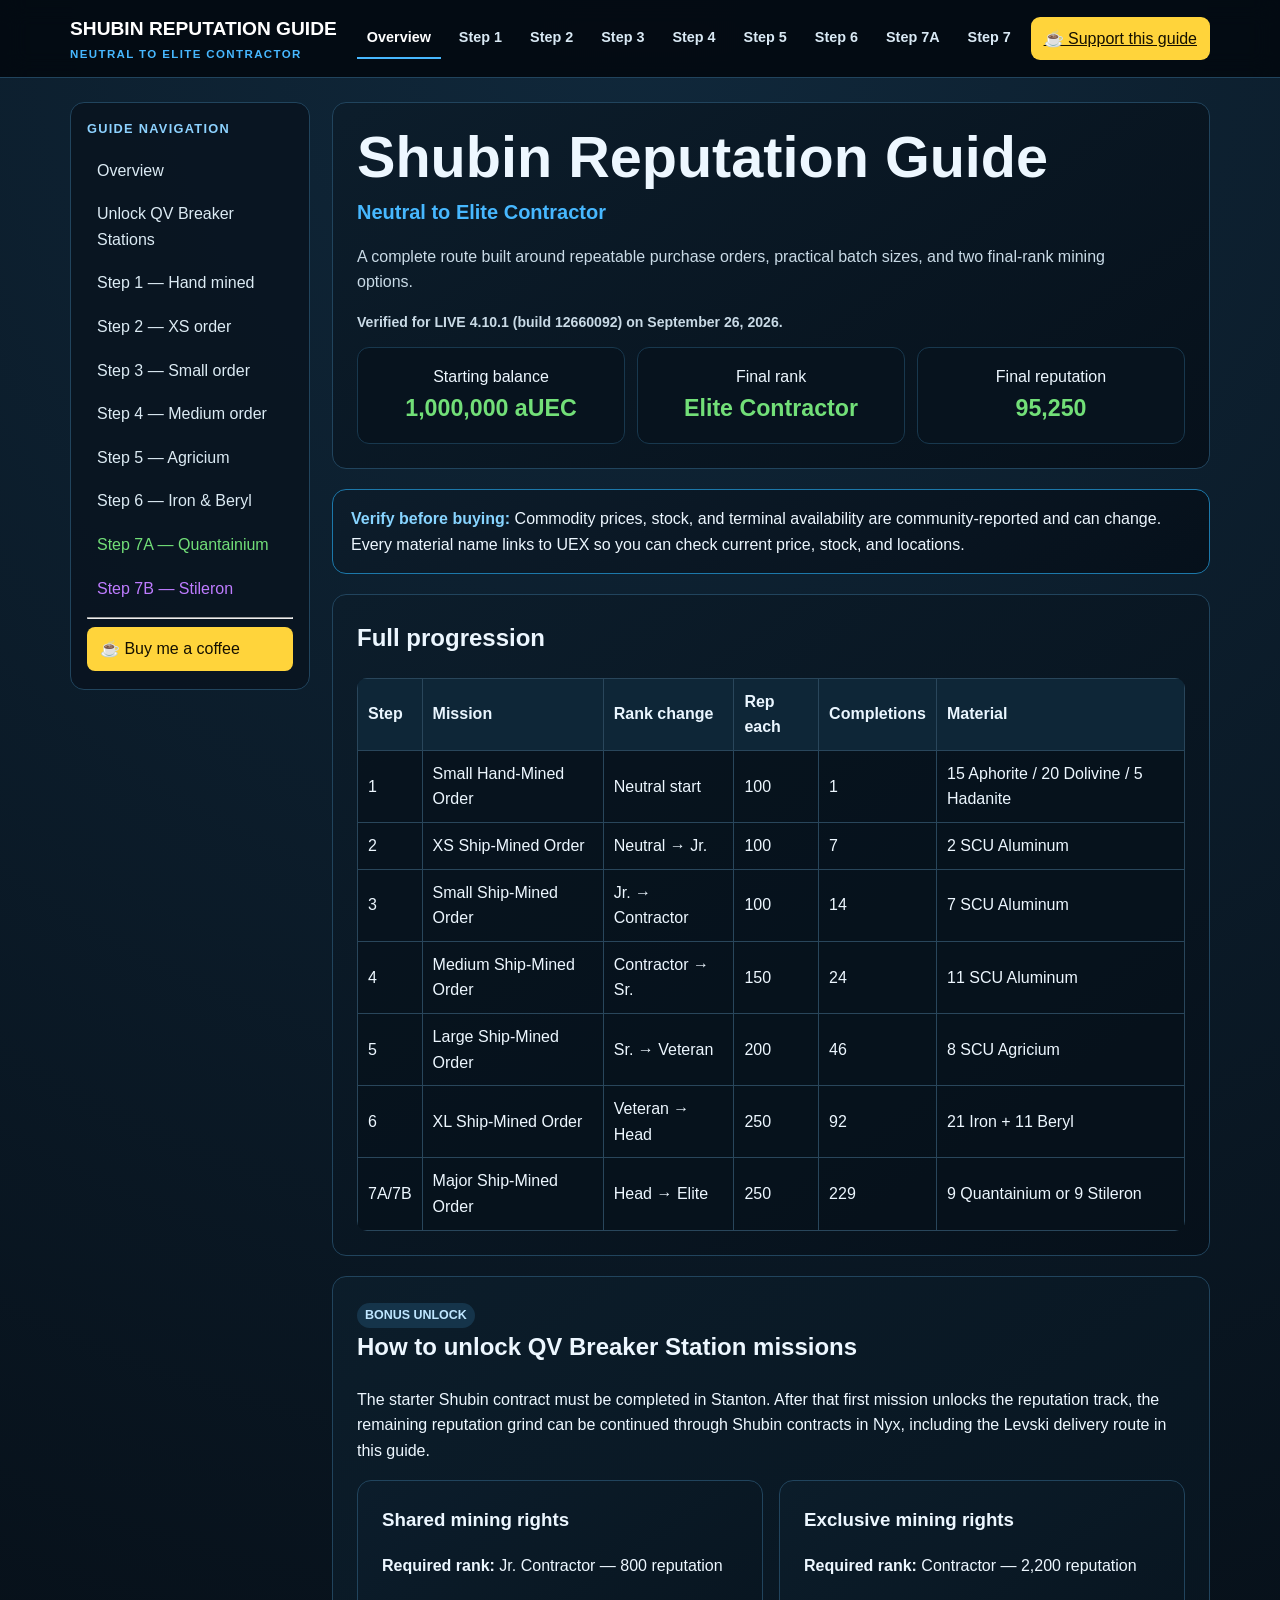
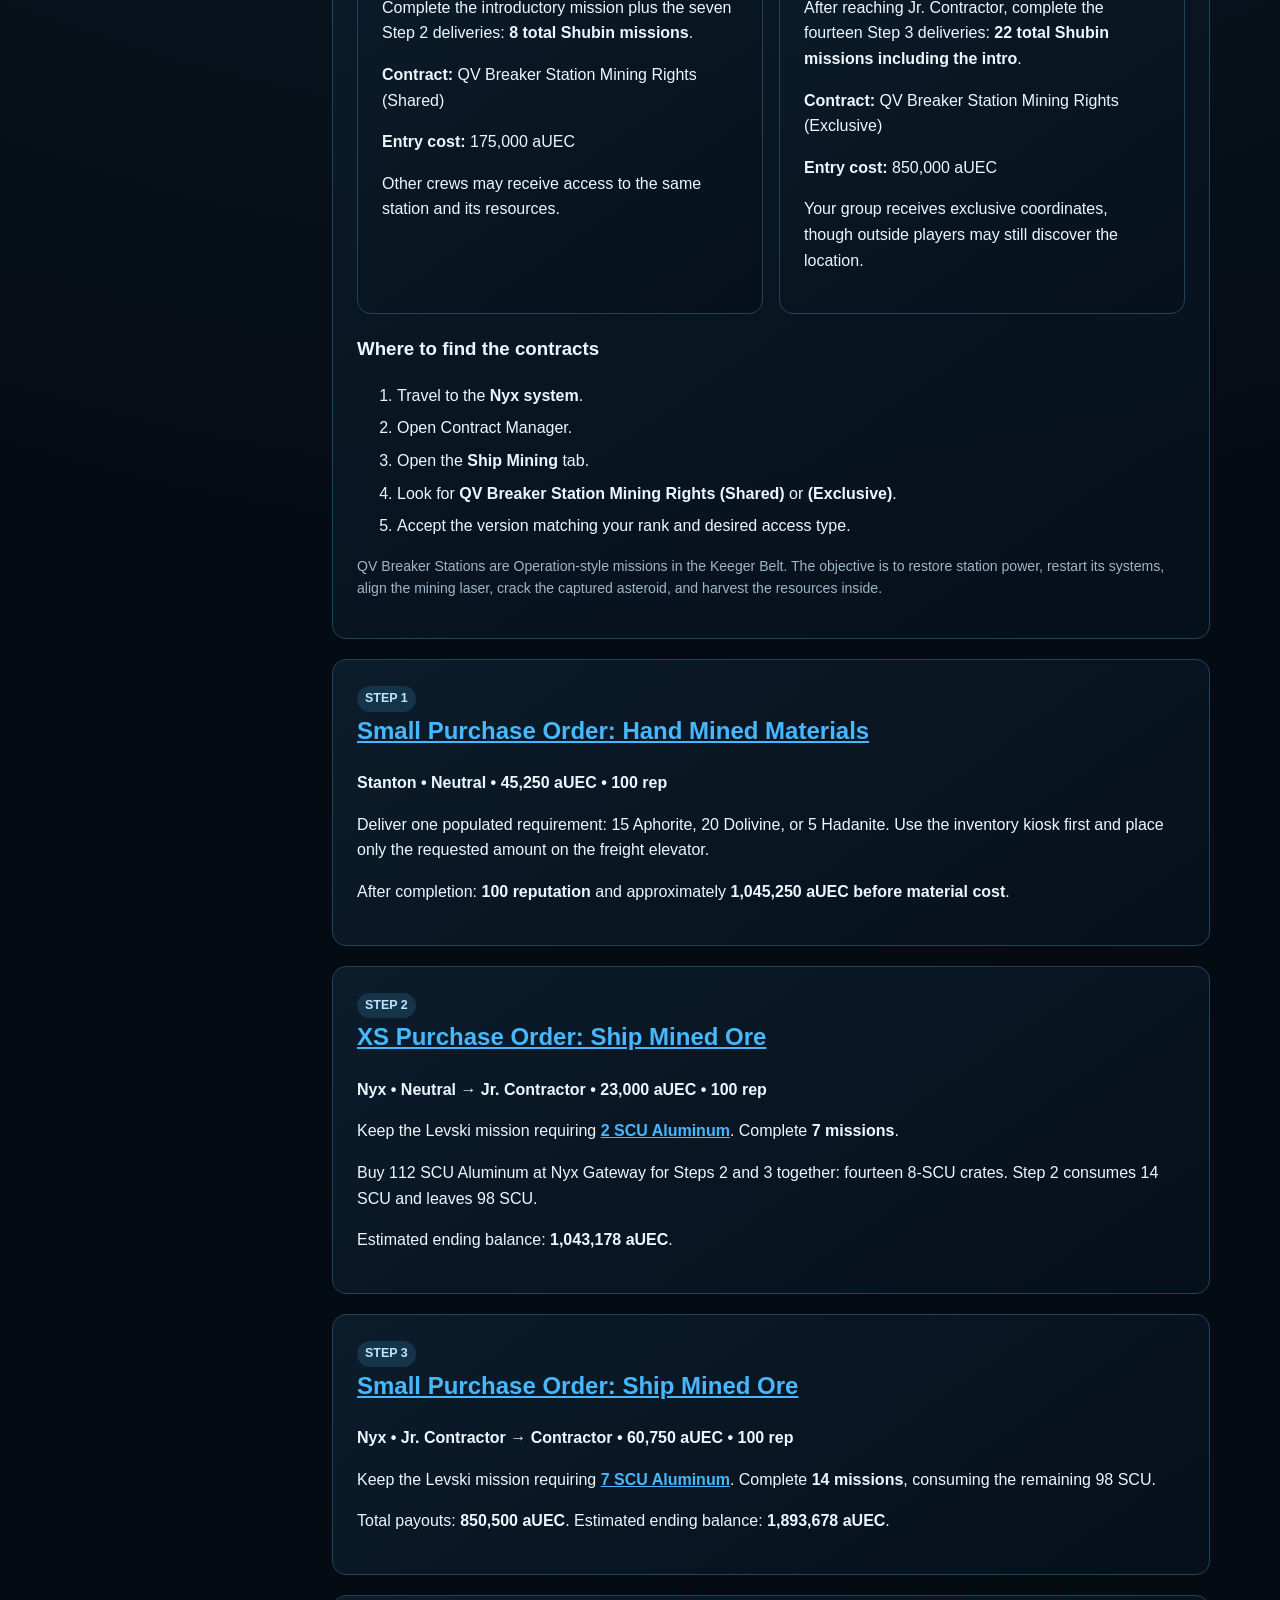
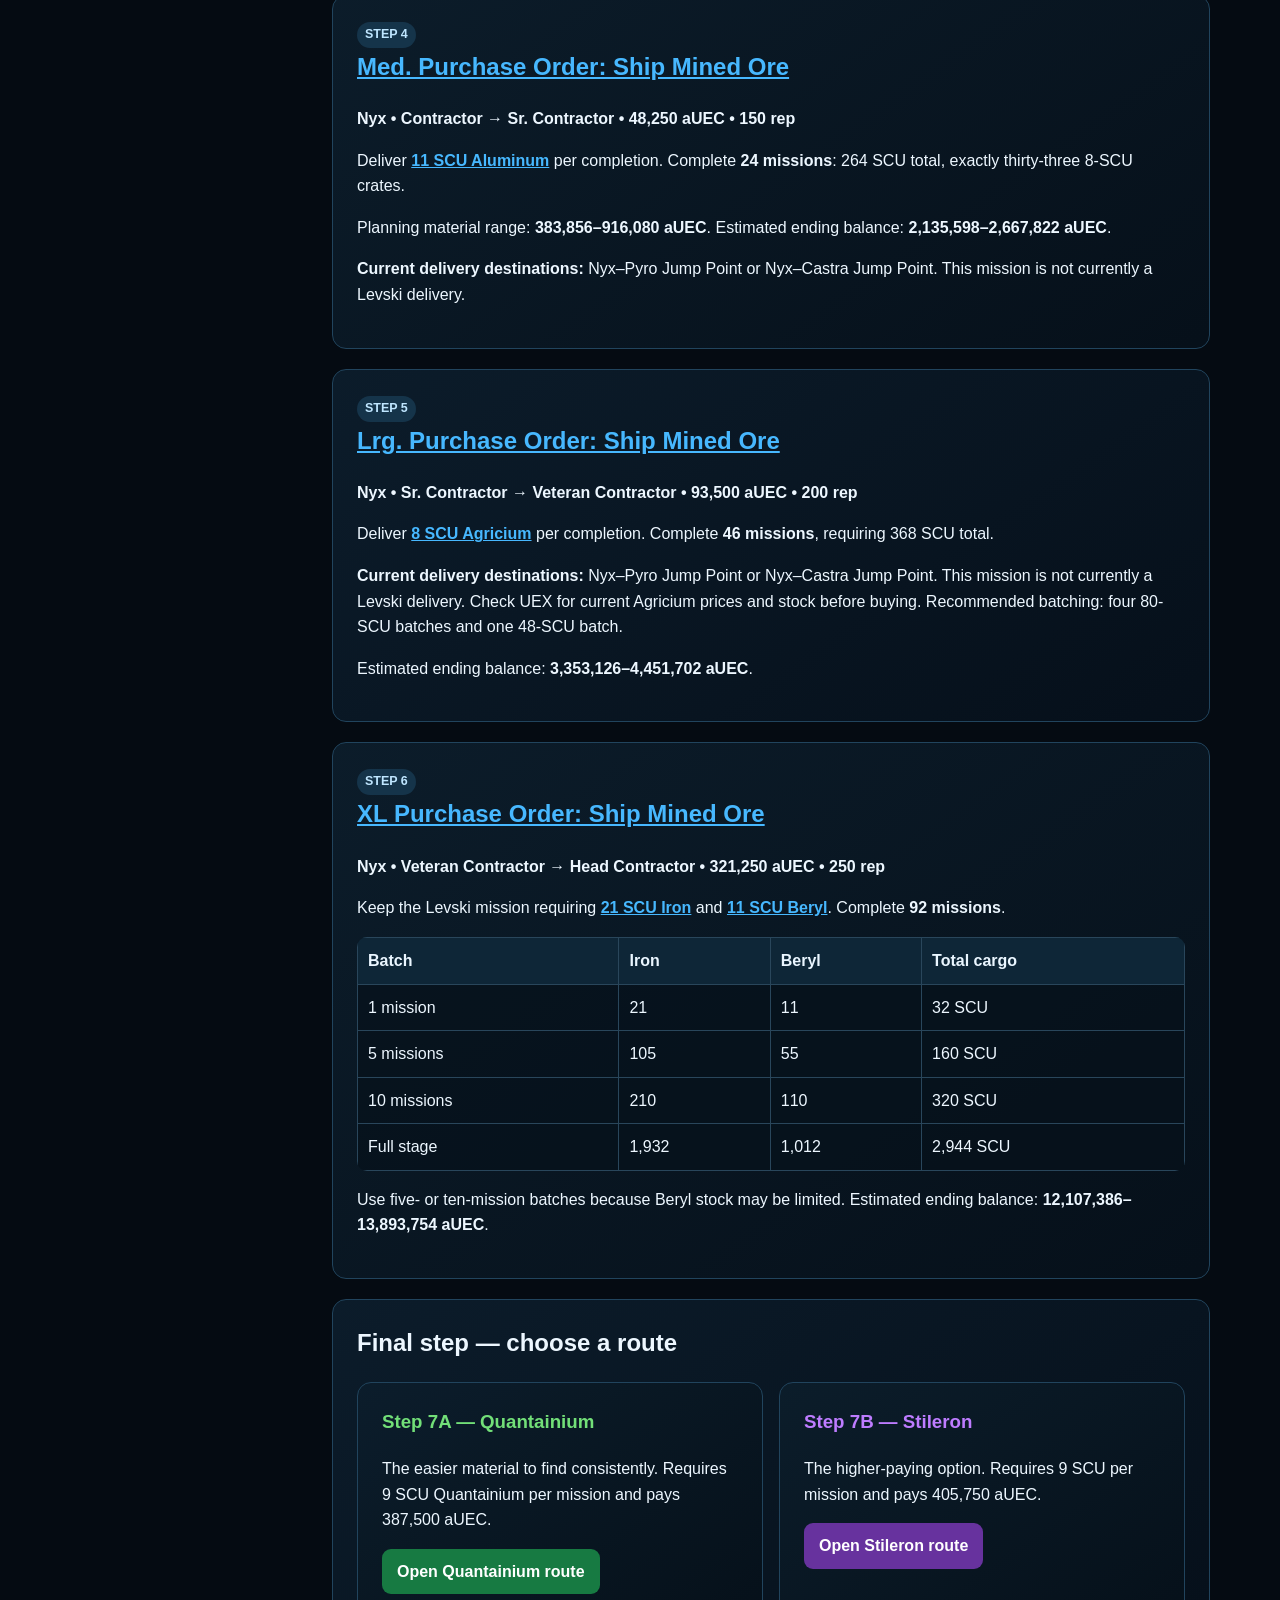
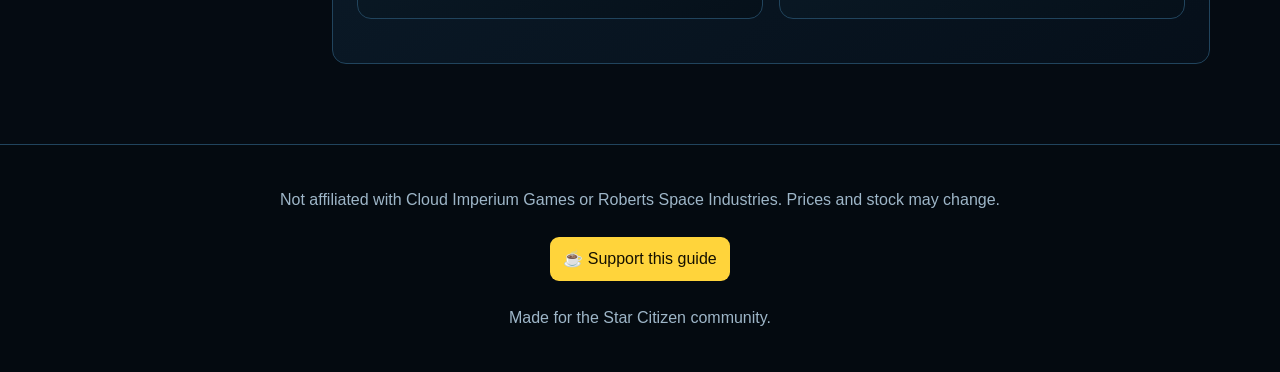
<file: index.html>
<!doctype html><html lang="en"><head><meta charset="utf-8"><meta name="viewport" content="width=device-width,initial-scale=1"><meta name="description" content="A step-by-step Star Citizen guide to reach Elite Contractor reputation with Shubin Interstellar."><title>Shubin Reputation Guide — Neutral to Elite</title><link rel="stylesheet" href="styles.css"><script defer="defer" src="app.js"></script></head><body><header class="site-header"><div class="header-inner"><a class="brand" href="index.html">SHUBIN REPUTATION GUIDE<span>NEUTRAL TO ELITE CONTRACTOR</span></a><nav class="top-nav" aria-label="Guide steps"><a data-page="index.html" href="#overview">Overview</a><a href="#step-1">Step 1</a><a href="#step-2">Step 2</a><a href="#step-3">Step 3</a><a href="#step-4">Step 4</a><a href="#step-5">Step 5</a><a href="#step-6">Step 6</a><a href="step-7-quantanium.html">Step 7A</a><a href="step-7-stileron.html">Step 7B</a></nav><a class="coffee" href="https://buymeacoffee.com/drizzlitt7" target="_blank">☕ Support this guide</a></div></header><div class="layout"><aside class="sidebar"><h2>Guide navigation</h2><a href="#overview">Overview</a><a href="#qv-unlock">Unlock QV Breaker Stations</a><a href="#step-1">Step 1 — Hand mined</a><a href="#step-2">Step 2 — XS order</a><a href="#step-3">Step 3 — Small order</a><a href="#step-4">Step 4 — Medium order</a><a href="#step-5">Step 5 — Agricium</a><a href="#step-6">Step 6 — Iron &amp; Beryl</a><a class="route-q" href="step-7-quantanium.html">Step 7A — Quantainium</a><a class="route-s" href="step-7-stileron.html">Step 7B — Stileron</a><hr><a class="coffee" href="https://buymeacoffee.com/drizzlitt7" target="_blank">☕ Buy me a coffee</a></aside><main class="content"><section class="hero" id="overview"><h1>Shubin Reputation Guide</h1><div class="subtitle">Neutral to Elite Contractor</div><p>A complete route built around repeatable purchase orders, practical batch sizes, and two final-rank mining options.</p><p class="small"><strong>Verified for LIVE 4.10.1 (build 12660092) on September 26, 2026.</strong></p><div class="metric-row"><div class="metric">Starting balance<strong>1,000,000 aUEC</strong></div><div class="metric">Final rank<strong>Elite Contractor</strong></div><div class="metric">Final reputation<strong>95,250</strong></div></div></section><section class="notice"><strong>Verify before buying:</strong> Commodity prices, stock, and terminal availability are community-reported and can change. Every material name links to UEX so you can check current price, stock, and locations.</section><section class="card"><h2>Full progression</h2><div class="table-wrap"><table><thead><tr><th>Step</th><th>Mission</th><th>Rank change</th><th>Rep each</th><th>Completions</th><th>Material</th></tr></thead><tbody><tr><td>1</td><td>Small Hand-Mined Order</td><td>Neutral start</td><td>100</td><td>1</td><td>15 Aphorite / 20 Dolivine / 5 Hadanite</td></tr><tr><td>2</td><td>XS Ship-Mined Order</td><td>Neutral → Jr.</td><td>100</td><td>7</td><td>2 SCU Aluminum</td></tr><tr><td>3</td><td>Small Ship-Mined Order</td><td>Jr. → Contractor</td><td>100</td><td>14</td><td>7 SCU Aluminum</td></tr><tr><td>4</td><td>Medium Ship-Mined Order</td><td>Contractor → Sr.</td><td>150</td><td>24</td><td>11 SCU Aluminum</td></tr><tr><td>5</td><td>Large Ship-Mined Order</td><td>Sr. → Veteran</td><td>200</td><td>46</td><td>8 SCU Agricium</td></tr><tr><td>6</td><td>XL Ship-Mined Order</td><td>Veteran → Head</td><td>250</td><td>92</td><td>21 Iron + 11 Beryl</td></tr><tr><td>7A/7B</td><td>Major Ship-Mined Order</td><td>Head → Elite</td><td>250</td><td>229</td><td>9 Quantainium or 9 Stileron</td></tr></tbody></table></div></section><section class="card" id="qv-unlock"><span class="tag">BONUS UNLOCK</span><h2>How to unlock QV Breaker Station missions</h2><p>The starter Shubin contract must be completed in Stanton. After that first mission unlocks the reputation track, the remaining reputation grind can be continued through Shubin contracts in Nyx, including the Levski delivery route in this guide.</p><div class="grid"><div class="route-card"><h3>Shared mining rights</h3><p><strong>Required rank:</strong> Jr. Contractor — 800 reputation</p><p>Complete the introductory mission plus the seven Step 2 deliveries: <strong>8 total Shubin missions</strong>.</p><p><strong>Contract:</strong> QV Breaker Station Mining Rights (Shared)</p><p><strong>Entry cost:</strong> 175,000 aUEC</p><p>Other crews may receive access to the same station and its resources.</p></div><div class="route-card"><h3>Exclusive mining rights</h3><p><strong>Required rank:</strong> Contractor — 2,200 reputation</p><p>After reaching Jr. Contractor, complete the fourteen Step 3 deliveries: <strong>22 total Shubin missions including the intro</strong>.</p><p><strong>Contract:</strong> QV Breaker Station Mining Rights (Exclusive)</p><p><strong>Entry cost:</strong> 850,000 aUEC</p><p>Your group receives exclusive coordinates, though outside players may still discover the location.</p></div></div><h3>Where to find the contracts</h3><ol class="checklist"><li>Travel to the <strong>Nyx system</strong>.</li><li>Open Contract Manager.</li><li>Open the <strong>Ship Mining</strong> tab.</li><li>Look for <strong>QV Breaker Station Mining Rights (Shared)</strong> or <strong>(Exclusive)</strong>.</li><li>Accept the version matching your rank and desired access type.</li></ol><p class="small">QV Breaker Stations are Operation-style missions in the Keeger Belt. The objective is to restore station power, restart its systems, align the mining laser, crack the captured asteroid, and harvest the resources inside.</p></section><section class="card" id="step-1"><span class="tag">STEP 1</span><h2><a href="https://scmdb.net/?m=1l5qlk" target="_blank">Small Purchase Order: Hand Mined Materials</a></h2><p><strong>Stanton • Neutral • 45,250 aUEC • 100 rep</strong></p><p>Deliver one populated requirement: 15 Aphorite, 20 Dolivine, or 5 Hadanite. Use the inventory kiosk first and place only the requested amount on the freight elevator.</p><p>After completion: <strong>100 reputation</strong> and approximately <strong>1,045,250 aUEC before material cost</strong>.</p></section><section class="card" id="step-2"><span class="tag">STEP 2</span><h2><a href="https://scmdb.net/?m=12xo1dr" target="_blank">XS Purchase Order: Ship Mined Ore</a></h2><p><strong>Nyx • Neutral → Jr. Contractor • 23,000 aUEC • 100 rep</strong></p><p>Keep the Levski mission requiring <a class="material" href="https://uexcorp.space/commodities/info/name/aluminum" target="_blank">2 SCU Aluminum</a>. Complete <strong>7 missions</strong>.</p><p>Buy 112 SCU Aluminum at Nyx Gateway for Steps 2 and 3 together: fourteen 8-SCU crates. Step 2 consumes 14 SCU and leaves 98 SCU.</p><p>Estimated ending balance: <strong>1,043,178 aUEC</strong>.</p></section><section class="card" id="step-3"><span class="tag">STEP 3</span><h2><a href="https://scmdb.net/?m=teh8nf" target="_blank">Small Purchase Order: Ship Mined Ore</a></h2><p><strong>Nyx • Jr. Contractor → Contractor • 60,750 aUEC • 100 rep</strong></p><p>Keep the Levski mission requiring <a class="material" href="https://uexcorp.space/commodities/info/name/aluminum" target="_blank">7 SCU Aluminum</a>. Complete <strong>14 missions</strong>, consuming the remaining 98 SCU.</p><p>Total payouts: <strong>850,500 aUEC</strong>. Estimated ending balance: <strong>1,893,678 aUEC</strong>.</p></section><section class="card" id="step-4"><span class="tag">STEP 4</span><h2><a href="https://scmdb.net/?m=1tf12hh" target="_blank">Med. Purchase Order: Ship Mined Ore</a></h2><p><strong>Nyx • Contractor → Sr. Contractor • 48,250 aUEC • 150 rep</strong></p><p>Deliver <a class="material" href="https://uexcorp.space/commodities/info/name/aluminum" target="_blank">11 SCU Aluminum</a> per completion. Complete <strong>24 missions</strong>: 264 SCU total, exactly thirty-three 8-SCU crates.</p><p>Planning material range: <strong>383,856–916,080 aUEC</strong>. Estimated ending balance: <strong>2,135,598–2,667,822 aUEC</strong>.</p><p><strong>Current delivery destinations:</strong> Nyx–Pyro Jump Point or Nyx–Castra Jump Point. This mission is not currently a Levski delivery.</p></section><section class="card" id="step-5"><span class="tag">STEP 5</span><h2><a href="https://scmdb.net/?m=78up4l" target="_blank">Lrg. Purchase Order: Ship Mined Ore</a></h2><p><strong>Nyx • Sr. Contractor → Veteran Contractor • 93,500 aUEC • 200 rep</strong></p><p>Deliver <a class="material" href="https://uexcorp.space/commodities/info/name/agricium" target="_blank">8 SCU Agricium</a> per completion. Complete <strong>46 missions</strong>, requiring 368 SCU total.</p><p><strong>Current delivery destinations:</strong> Nyx–Pyro Jump Point or Nyx–Castra Jump Point. This mission is not currently a Levski delivery. Check UEX for current Agricium prices and stock before buying. Recommended batching: four 80-SCU batches and one 48-SCU batch.</p><p>Estimated ending balance: <strong>3,353,126–4,451,702 aUEC</strong>.</p></section><section class="card" id="step-6"><span class="tag">STEP 6</span><h2><a href="https://scmdb.net/?m=z50nj8" target="_blank">XL Purchase Order: Ship Mined Ore</a></h2><p><strong>Nyx • Veteran Contractor → Head Contractor • 321,250 aUEC • 250 rep</strong></p><p>Keep the Levski mission requiring <a class="material" href="https://uexcorp.space/commodities/info/name/iron" target="_blank">21 SCU Iron</a> and <a class="material" href="https://uexcorp.space/commodities/info/name/beryl" target="_blank">11 SCU Beryl</a>. Complete <strong>92 missions</strong>.</p><div class="table-wrap"><table><thead><tr><th>Batch</th><th>Iron</th><th>Beryl</th><th>Total cargo</th></tr></thead><tbody><tr><td>1 mission</td><td>21</td><td>11</td><td>32 SCU</td></tr><tr><td>5 missions</td><td>105</td><td>55</td><td>160 SCU</td></tr><tr><td>10 missions</td><td>210</td><td>110</td><td>320 SCU</td></tr><tr><td>Full stage</td><td>1,932</td><td>1,012</td><td>2,944 SCU</td></tr></tbody></table></div><p>Use five- or ten-mission batches because Beryl stock may be limited. Estimated ending balance: <strong>12,107,386–13,893,754 aUEC</strong>.</p></section><section class="card"><h2>Final step — choose a route</h2><div class="grid"><div class="route-card"><a href="step-7-quantanium.html"><h3 class="route-q">Step 7A — Quantainium</h3><p>The easier material to find consistently. Requires 9 SCU Quantainium per mission and pays 387,500 aUEC.</p><span class="button green">Open Quantainium route</span></a></div><div class="route-card"><a href="step-7-stileron.html"><h3 class="route-s">Step 7B — Stileron</h3><p>The higher-paying option. Requires 9 SCU per mission and pays 405,750 aUEC.</p><span class="button purple">Open Stileron route</span></a></div></div></section></main></div><footer class="footer"><p>Not affiliated with Cloud Imperium Games or Roberts Space Industries. Prices and stock may change.</p><a class="coffee" href="https://buymeacoffee.com/drizzlitt7" target="_blank">☕ Support this guide</a><p>Made for the Star Citizen community.</p></footer></body></html>
</file>
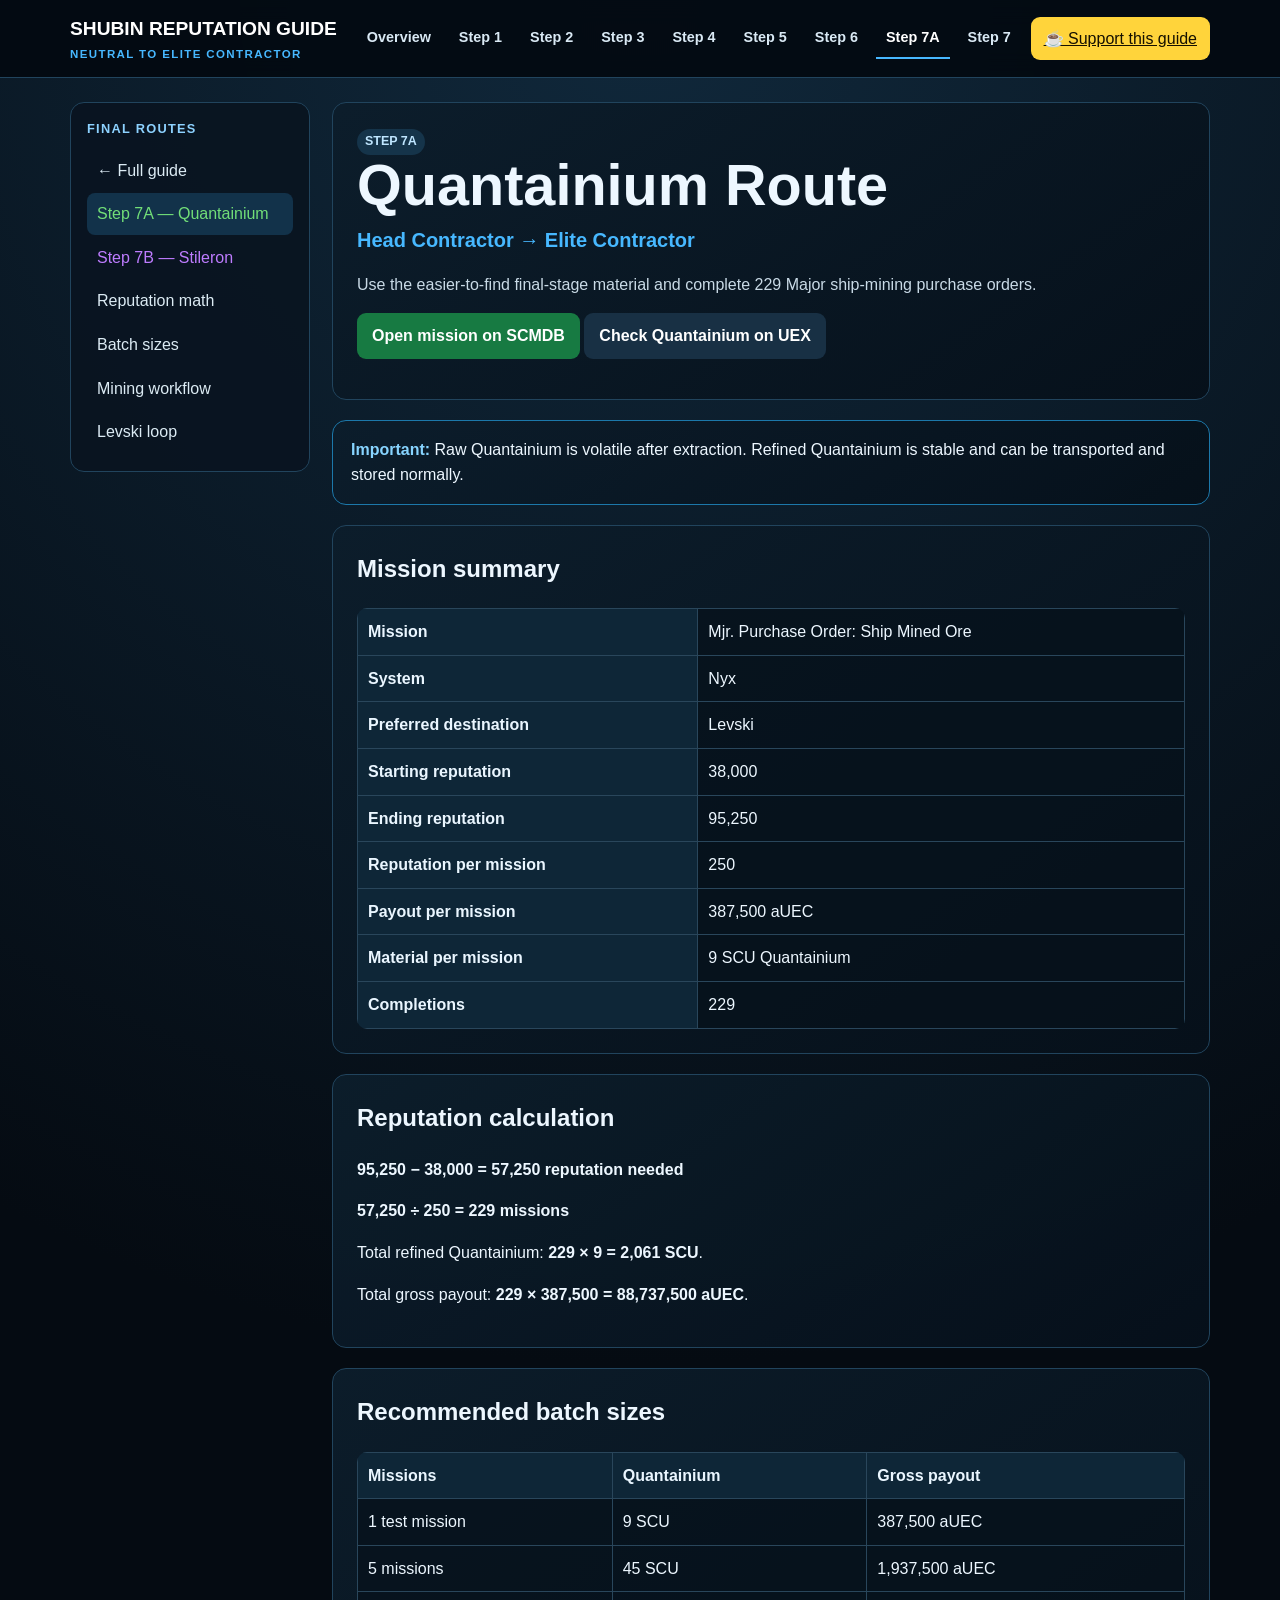
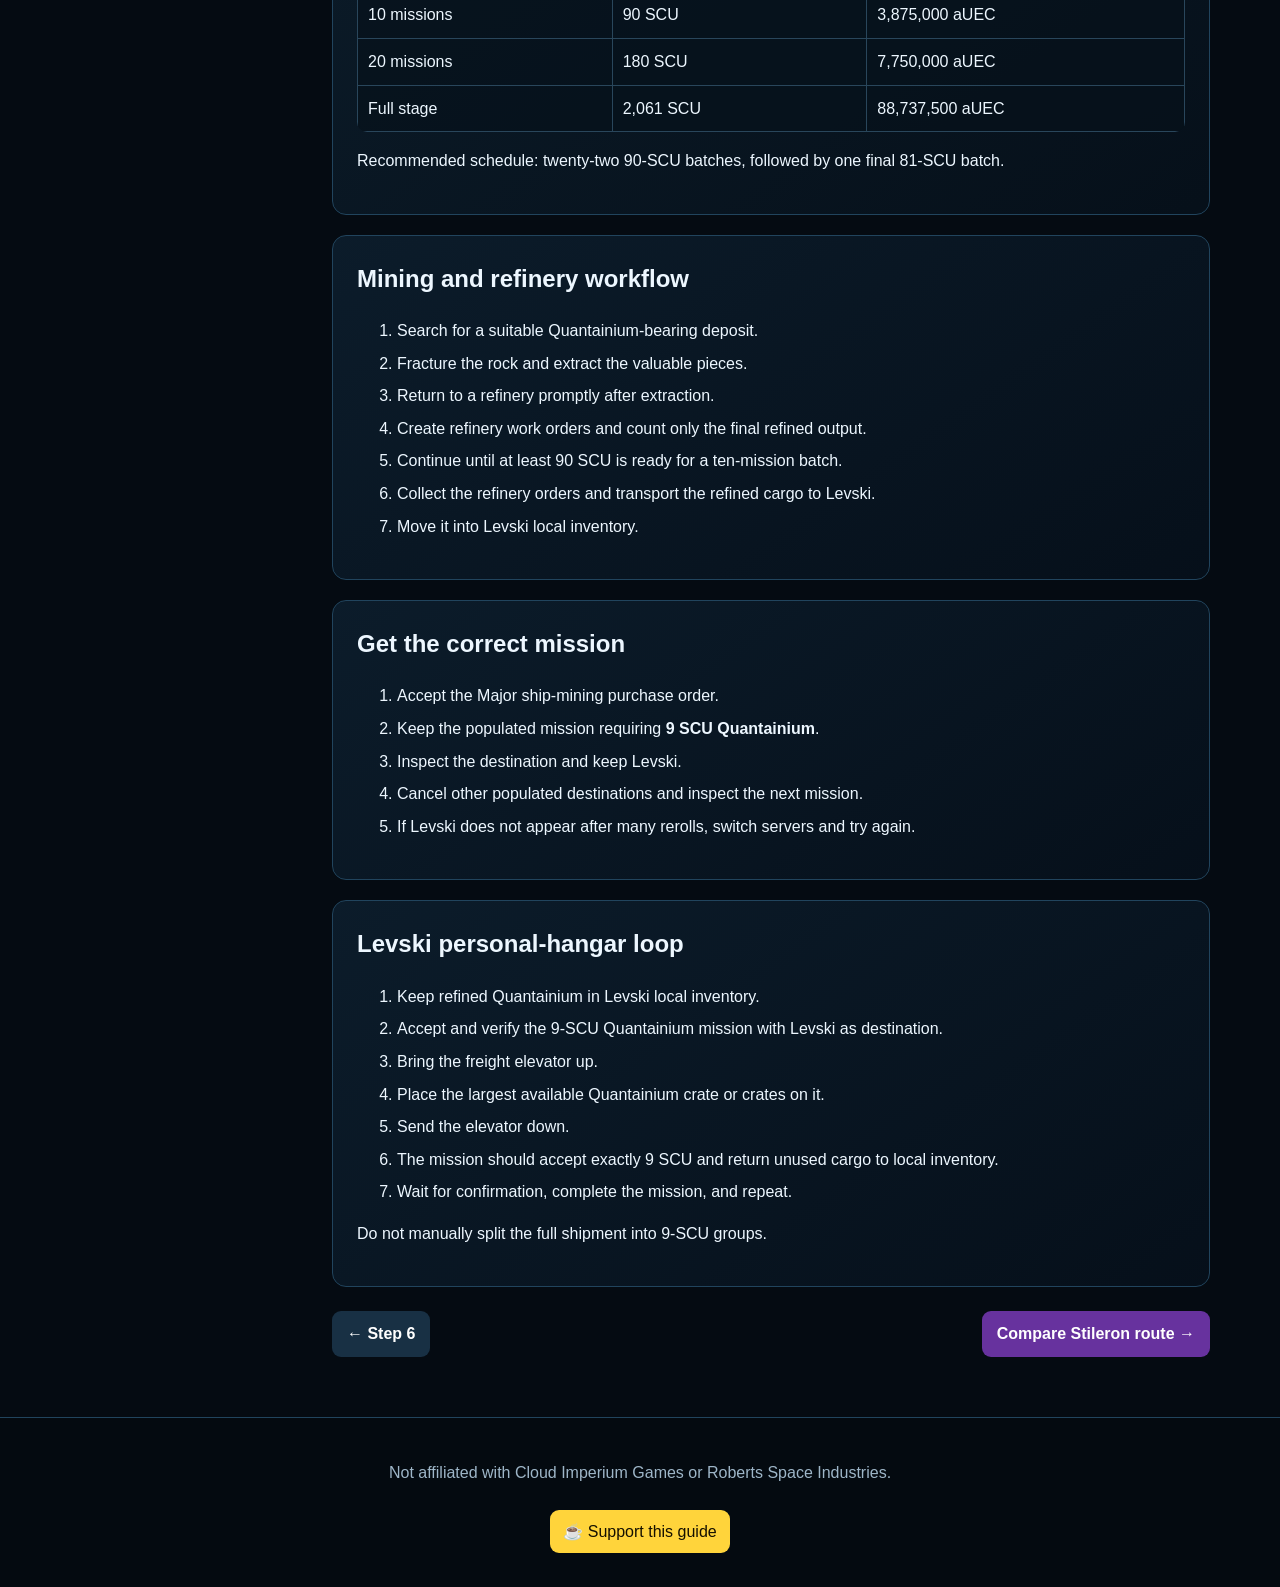
<file: step-7-quantanium.html>
<!doctype html><html lang="en"><head><meta charset="utf-8"><meta name="viewport" content="width=device-width,initial-scale=1"><meta name="description" content="Shubin Step 7 Quantainium route from Head Contractor to Elite Contractor."><title>Step 7A — Quantainium | Shubin Reputation Guide</title><link rel="stylesheet" href="styles.css"><script defer="defer" src="app.js"></script></head><body><header class="site-header"><div class="header-inner"><a class="brand" href="index.html">SHUBIN REPUTATION GUIDE<span>NEUTRAL TO ELITE CONTRACTOR</span></a><nav class="top-nav"><a href="index.html">Overview</a><a href="index.html#step-1">Step 1</a><a href="index.html#step-2">Step 2</a><a href="index.html#step-3">Step 3</a><a href="index.html#step-4">Step 4</a><a href="index.html#step-5">Step 5</a><a href="index.html#step-6">Step 6</a><a data-page="step-7-quantanium.html" href="step-7-quantanium.html">Step 7A</a><a href="step-7-stileron.html">Step 7B</a></nav><a class="coffee" href="https://buymeacoffee.com/drizzlitt7" target="_blank">☕ Support this guide</a></div></header><div class="layout"><aside class="sidebar"><h2>Final routes</h2><a href="index.html">← Full guide</a><a class="route-q" data-page="step-7-quantanium.html" href="step-7-quantanium.html">Step 7A — Quantainium</a><a class="route-s" href="step-7-stileron.html">Step 7B — Stileron</a><a href="#rep">Reputation math</a><a href="#batches">Batch sizes</a><a href="#workflow">Mining workflow</a><a href="#loop">Levski loop</a></aside><main class="content"><section class="hero"><span class="tag">STEP 7A</span><h1>Quantainium Route</h1><div class="subtitle">Head Contractor → Elite Contractor</div><p>Use the easier-to-find final-stage material and complete 229 Major ship-mining purchase orders.</p><p><a class="button green" href="https://scmdb.net/?m=iviouq" target="_blank">Open mission on SCMDB</a> <a class="button secondary" href="https://uexcorp.space/commodities/info/name/quantainium/" target="_blank">Check Quantainium on UEX</a></p></section><section class="notice"><strong>Important:</strong> Raw Quantainium is volatile after extraction. Refined Quantainium is stable and can be transported and stored normally.</section><section class="card"><h2>Mission summary</h2><div class="table-wrap"><table><tbody><tr><th>Mission</th><td>Mjr. Purchase Order: Ship Mined Ore</td></tr><tr><th>System</th><td>Nyx</td></tr><tr><th>Preferred destination</th><td>Levski</td></tr><tr><th>Starting reputation</th><td>38,000</td></tr><tr><th>Ending reputation</th><td>95,250</td></tr><tr><th>Reputation per mission</th><td>250</td></tr><tr><th>Payout per mission</th><td>387,500 aUEC</td></tr><tr><th>Material per mission</th><td>9 SCU Quantainium</td></tr><tr><th>Completions</th><td>229</td></tr></tbody></table></div></section><section class="card" id="rep"><h2>Reputation calculation</h2><p><strong>95,250 − 38,000 = 57,250 reputation needed</strong></p><p><strong>57,250 ÷ 250 = 229 missions</strong></p><p>Total refined Quantainium: <strong>229 × 9 = 2,061 SCU</strong>.</p><p>Total gross payout: <strong>229 × 387,500 = 88,737,500 aUEC</strong>.</p></section><section class="card" id="batches"><h2>Recommended batch sizes</h2><div class="table-wrap"><table><thead><tr><th>Missions</th><th>Quantainium</th><th>Gross payout</th></tr></thead><tbody><tr><td>1 test mission</td><td>9 SCU</td><td>387,500 aUEC</td></tr><tr><td>5 missions</td><td>45 SCU</td><td>1,937,500 aUEC</td></tr><tr><td>10 missions</td><td>90 SCU</td><td>3,875,000 aUEC</td></tr><tr><td>20 missions</td><td>180 SCU</td><td>7,750,000 aUEC</td></tr><tr><td>Full stage</td><td>2,061 SCU</td><td>88,737,500 aUEC</td></tr></tbody></table></div><p>Recommended schedule: twenty-two 90-SCU batches, followed by one final 81-SCU batch.</p></section><section class="card" id="workflow"><h2>Mining and refinery workflow</h2><ol class="checklist"><li>Search for a suitable Quantainium-bearing deposit.</li><li>Fracture the rock and extract the valuable pieces.</li><li>Return to a refinery promptly after extraction.</li><li>Create refinery work orders and count only the final refined output.</li><li>Continue until at least 90 SCU is ready for a ten-mission batch.</li><li>Collect the refinery orders and transport the refined cargo to Levski.</li><li>Move it into Levski local inventory.</li></ol></section><section class="card"><h2>Get the correct mission</h2><ol class="checklist"><li>Accept the Major ship-mining purchase order.</li><li>Keep the populated mission requiring <strong>9 SCU Quantainium</strong>.</li><li>Inspect the destination and keep Levski.</li><li>Cancel other populated destinations and inspect the next mission.</li><li>If Levski does not appear after many rerolls, switch servers and try again.</li></ol></section><section class="card" id="loop"><h2>Levski personal-hangar loop</h2><ol class="checklist"><li>Keep refined Quantainium in Levski local inventory.</li><li>Accept and verify the 9-SCU Quantainium mission with Levski as destination.</li><li>Bring the freight elevator up.</li><li>Place the largest available Quantainium crate or crates on it.</li><li>Send the elevator down.</li><li>The mission should accept exactly 9 SCU and return unused cargo to local inventory.</li><li>Wait for confirmation, complete the mission, and repeat.</li></ol><p>Do not manually split the full shipment into 9-SCU groups.</p></section><div class="step-nav"><a class="button secondary" href="index.html#step-6">← Step 6</a><a class="button purple" href="step-7-stileron.html">Compare Stileron route →</a></div></main></div><footer class="footer"><p>Not affiliated with Cloud Imperium Games or Roberts Space Industries.</p><a class="coffee" href="https://buymeacoffee.com/drizzlitt7" target="_blank">☕ Support this guide</a></footer></body></html>
</file>
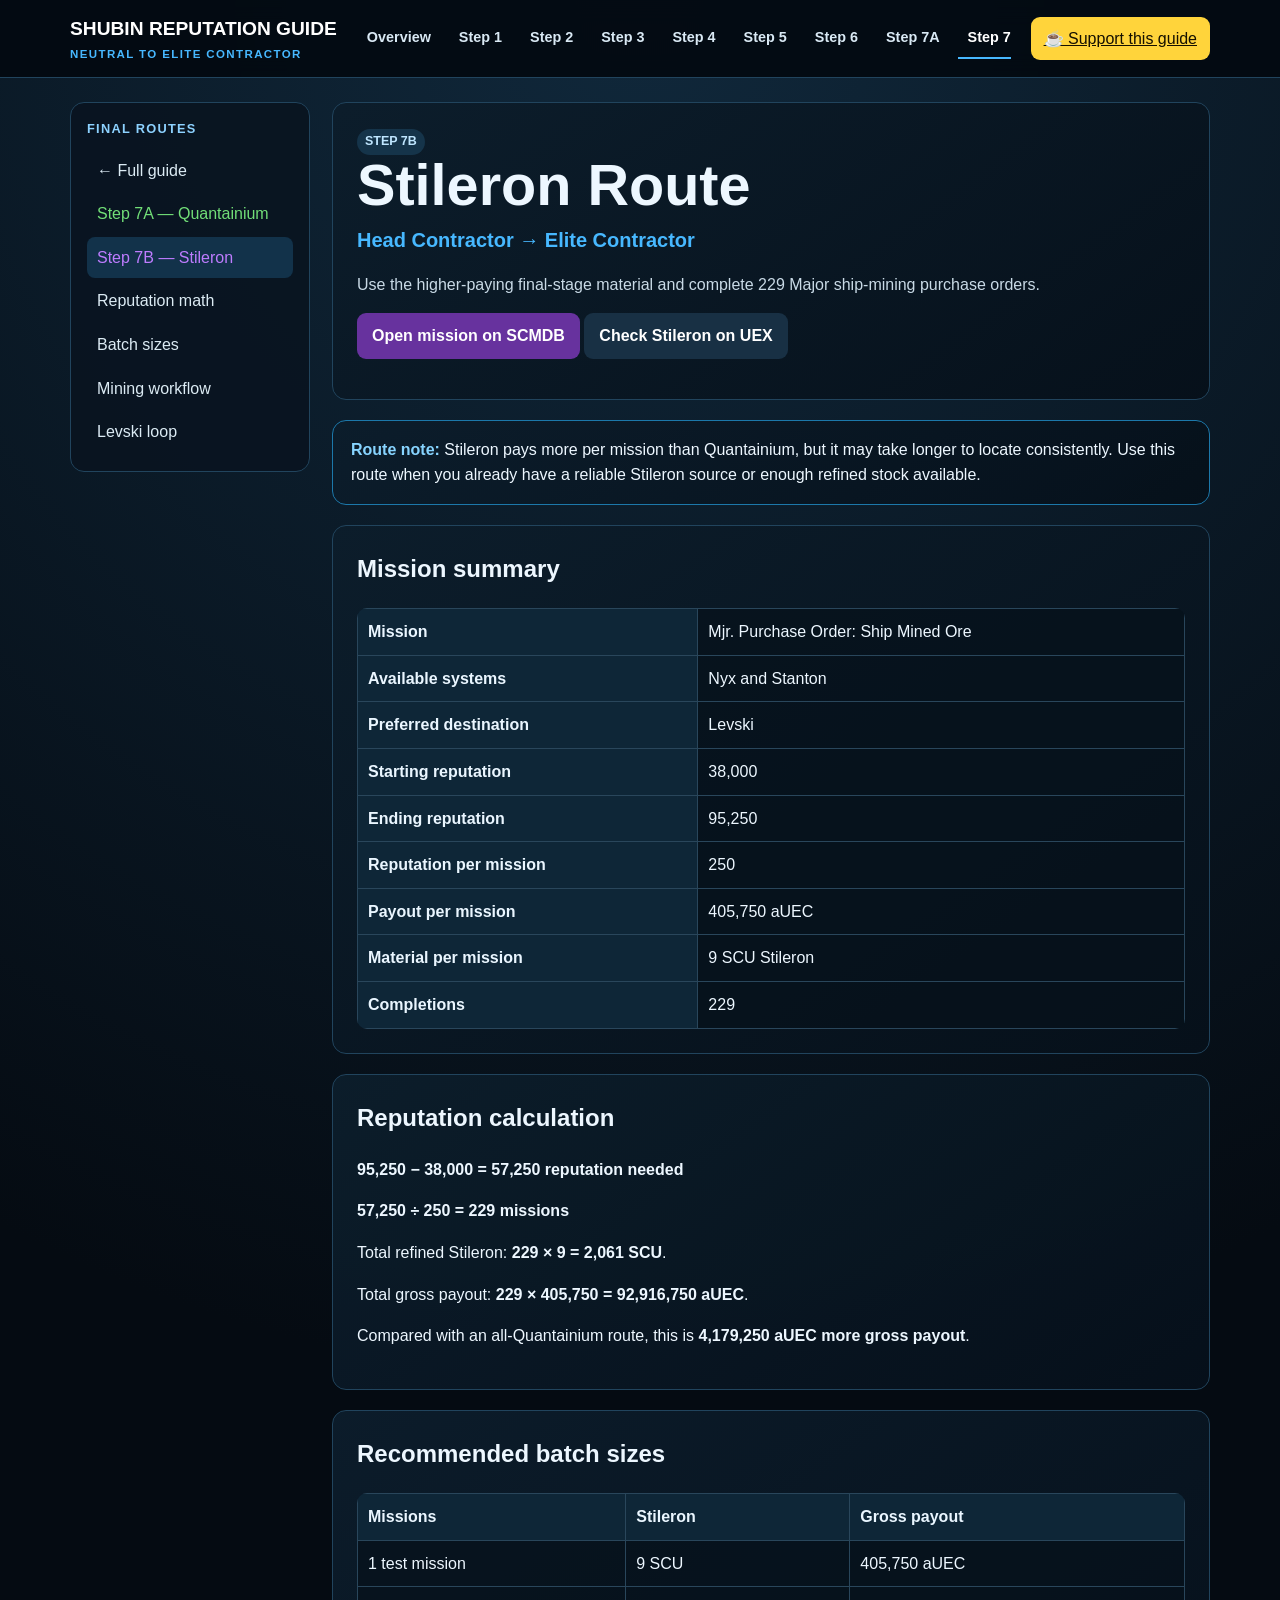
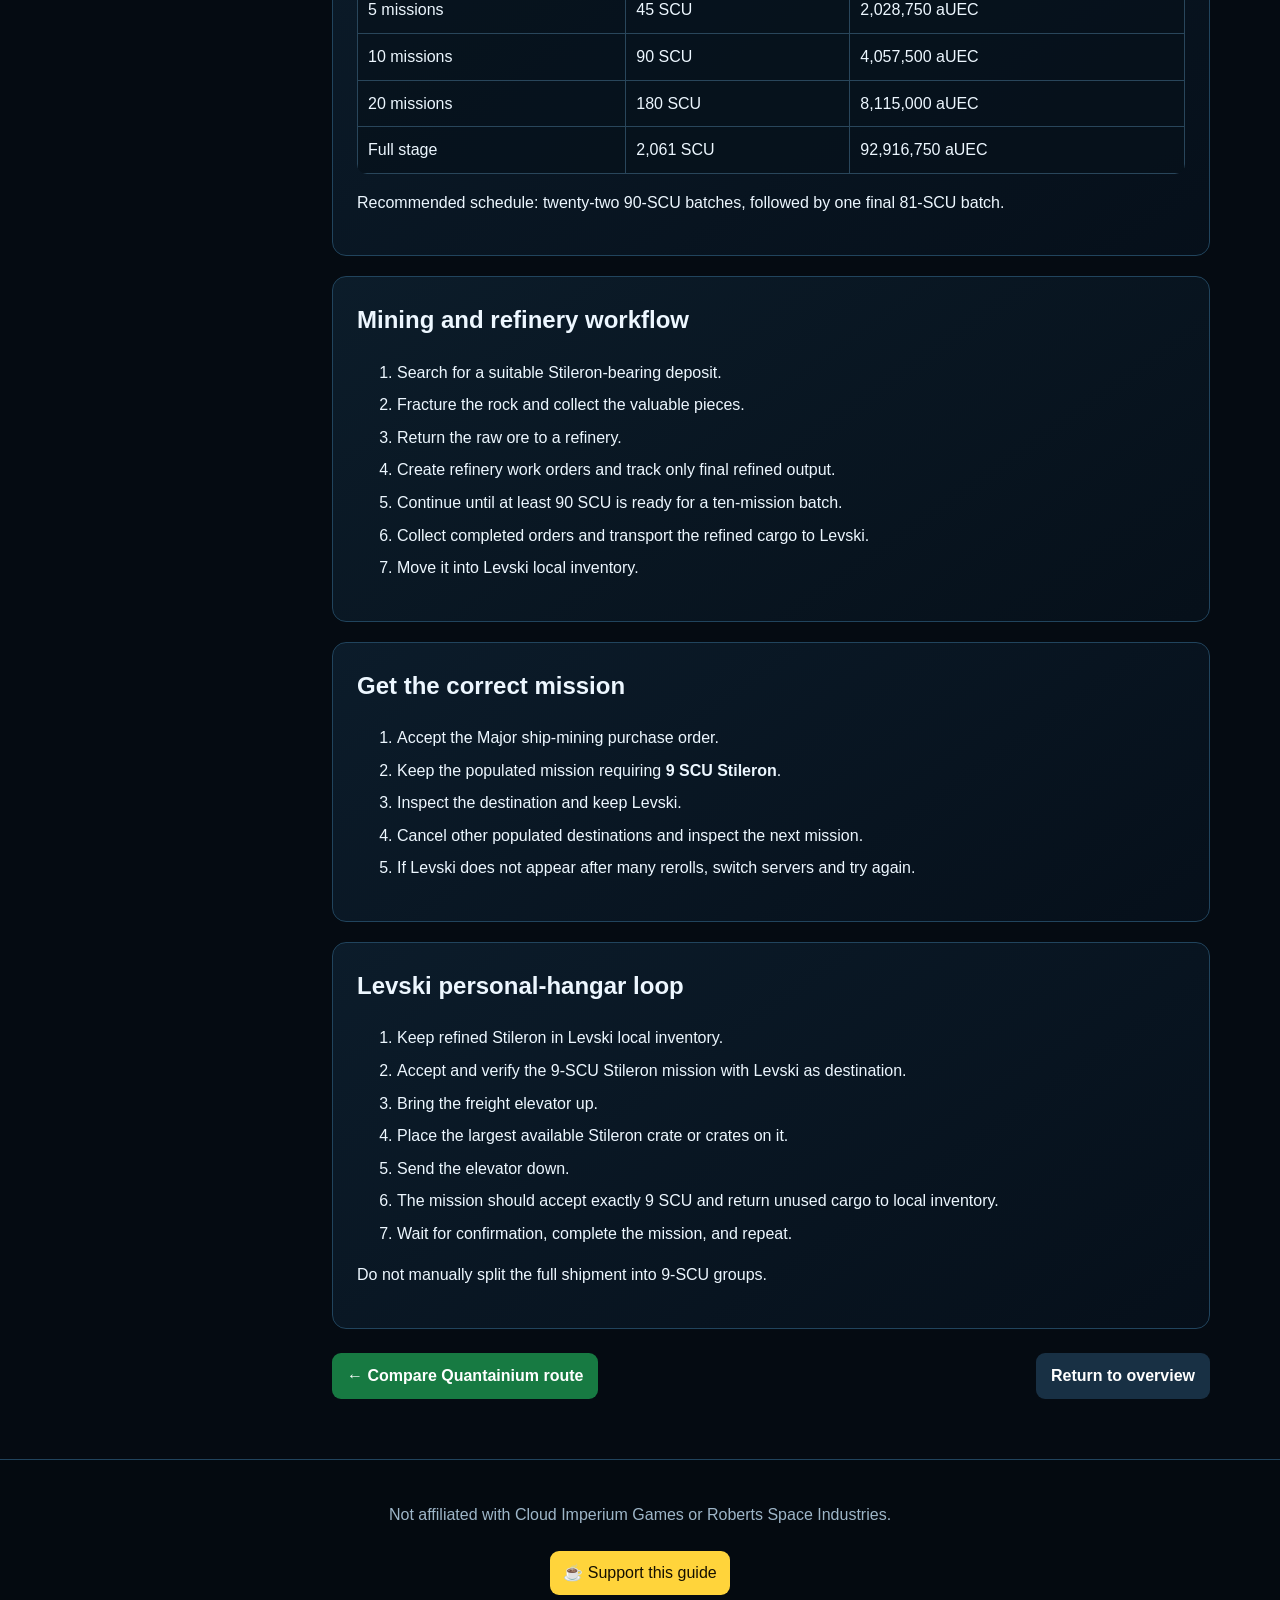
<file: step-7-stileron.html>
<!doctype html><html lang="en"><head><meta charset="utf-8"><meta name="viewport" content="width=device-width,initial-scale=1"><meta name="description" content="Shubin Step 7 Stileron route from Head Contractor to Elite Contractor."><title>Step 7B — Stileron | Shubin Reputation Guide</title><link rel="stylesheet" href="styles.css"><script defer="defer" src="app.js"></script></head><body><header class="site-header"><div class="header-inner"><a class="brand" href="index.html">SHUBIN REPUTATION GUIDE<span>NEUTRAL TO ELITE CONTRACTOR</span></a><nav class="top-nav"><a href="index.html">Overview</a><a href="index.html#step-1">Step 1</a><a href="index.html#step-2">Step 2</a><a href="index.html#step-3">Step 3</a><a href="index.html#step-4">Step 4</a><a href="index.html#step-5">Step 5</a><a href="index.html#step-6">Step 6</a><a href="step-7-quantanium.html">Step 7A</a><a data-page="step-7-stileron.html" href="step-7-stileron.html">Step 7B</a></nav><a class="coffee" href="https://buymeacoffee.com/drizzlitt7" target="_blank">☕ Support this guide</a></div></header><div class="layout"><aside class="sidebar"><h2>Final routes</h2><a href="index.html">← Full guide</a><a class="route-q" href="step-7-quantanium.html">Step 7A — Quantainium</a><a class="route-s" data-page="step-7-stileron.html" href="step-7-stileron.html">Step 7B — Stileron</a><a href="#rep">Reputation math</a><a href="#batches">Batch sizes</a><a href="#workflow">Mining workflow</a><a href="#loop">Levski loop</a></aside><main class="content"><section class="hero"><span class="tag">STEP 7B</span><h1>Stileron Route</h1><div class="subtitle">Head Contractor → Elite Contractor</div><p>Use the higher-paying final-stage material and complete 229 Major ship-mining purchase orders.</p><p><a class="button purple" href="https://scmdb.net/?m=3lo25x" target="_blank">Open mission on SCMDB</a> <a class="button secondary" href="https://uexcorp.space/commodities/info/name/stileron" target="_blank">Check Stileron on UEX</a></p></section><section class="notice"><strong>Route note:</strong> Stileron pays more per mission than Quantainium, but it may take longer to locate consistently. Use this route when you already have a reliable Stileron source or enough refined stock available.</section><section class="card"><h2>Mission summary</h2><div class="table-wrap"><table><tbody><tr><th>Mission</th><td>Mjr. Purchase Order: Ship Mined Ore</td></tr><tr><th>Available systems</th><td>Nyx and Stanton</td></tr><tr><th>Preferred destination</th><td>Levski</td></tr><tr><th>Starting reputation</th><td>38,000</td></tr><tr><th>Ending reputation</th><td>95,250</td></tr><tr><th>Reputation per mission</th><td>250</td></tr><tr><th>Payout per mission</th><td>405,750 aUEC</td></tr><tr><th>Material per mission</th><td>9 SCU Stileron</td></tr><tr><th>Completions</th><td>229</td></tr></tbody></table></div></section><section class="card" id="rep"><h2>Reputation calculation</h2><p><strong>95,250 − 38,000 = 57,250 reputation needed</strong></p><p><strong>57,250 ÷ 250 = 229 missions</strong></p><p>Total refined Stileron: <strong>229 × 9 = 2,061 SCU</strong>.</p><p>Total gross payout: <strong>229 × 405,750 = 92,916,750 aUEC</strong>.</p><p>Compared with an all-Quantainium route, this is <strong>4,179,250 aUEC more gross payout</strong>.</p></section><section class="card" id="batches"><h2>Recommended batch sizes</h2><div class="table-wrap"><table><thead><tr><th>Missions</th><th>Stileron</th><th>Gross payout</th></tr></thead><tbody><tr><td>1 test mission</td><td>9 SCU</td><td>405,750 aUEC</td></tr><tr><td>5 missions</td><td>45 SCU</td><td>2,028,750 aUEC</td></tr><tr><td>10 missions</td><td>90 SCU</td><td>4,057,500 aUEC</td></tr><tr><td>20 missions</td><td>180 SCU</td><td>8,115,000 aUEC</td></tr><tr><td>Full stage</td><td>2,061 SCU</td><td>92,916,750 aUEC</td></tr></tbody></table></div><p>Recommended schedule: twenty-two 90-SCU batches, followed by one final 81-SCU batch.</p></section><section class="card" id="workflow"><h2>Mining and refinery workflow</h2><ol class="checklist"><li>Search for a suitable Stileron-bearing deposit.</li><li>Fracture the rock and collect the valuable pieces.</li><li>Return the raw ore to a refinery.</li><li>Create refinery work orders and track only final refined output.</li><li>Continue until at least 90 SCU is ready for a ten-mission batch.</li><li>Collect completed orders and transport the refined cargo to Levski.</li><li>Move it into Levski local inventory.</li></ol></section><section class="card"><h2>Get the correct mission</h2><ol class="checklist"><li>Accept the Major ship-mining purchase order.</li><li>Keep the populated mission requiring <strong>9 SCU Stileron</strong>.</li><li>Inspect the destination and keep Levski.</li><li>Cancel other populated destinations and inspect the next mission.</li><li>If Levski does not appear after many rerolls, switch servers and try again.</li></ol></section><section class="card" id="loop"><h2>Levski personal-hangar loop</h2><ol class="checklist"><li>Keep refined Stileron in Levski local inventory.</li><li>Accept and verify the 9-SCU Stileron mission with Levski as destination.</li><li>Bring the freight elevator up.</li><li>Place the largest available Stileron crate or crates on it.</li><li>Send the elevator down.</li><li>The mission should accept exactly 9 SCU and return unused cargo to local inventory.</li><li>Wait for confirmation, complete the mission, and repeat.</li></ol><p>Do not manually split the full shipment into 9-SCU groups.</p></section><div class="step-nav"><a class="button green" href="step-7-quantanium.html">← Compare Quantainium route</a><a class="button secondary" href="index.html">Return to overview</a></div></main></div><footer class="footer"><p>Not affiliated with Cloud Imperium Games or Roberts Space Industries.</p><a class="coffee" href="https://buymeacoffee.com/drizzlitt7" target="_blank">☕ Support this guide</a></footer></body></html>
</file>
<file: styles.css>
:root{--bg:#050b12;--panel:#091521;--panel2:#0c1d2b;--line:#21445d;--text:#edf7ff;--muted:#9eb6c8;--blue:#47b8ff;--green:#72df78;--gold:#ffd43b;--purple:#be7cff;--danger:#ff8484;--max:1180px}*{box-sizing:border-box}html{scroll-behavior:smooth}body{margin:0;background:radial-gradient(circle at top,#10283b 0,#050b12 42%);color:var(--text);font-family:Inter,Segoe UI,Arial,sans-serif;line-height:1.6}a{color:var(--blue)}a:hover{color:#8bd4ff}.site-header{position:sticky;top:0;z-index:50;background:rgba(4,10,17,.94);border-bottom:1px solid var(--line);backdrop-filter:blur(12px)}.header-inner{max-width:var(--max);margin:auto;padding:14px 20px;display:flex;align-items:center;gap:20px}.brand{font-weight:800;font-size:1.2rem;color:#fff;text-decoration:none;white-space:nowrap}.brand span{display:block;font-size:.72rem;color:var(--blue);letter-spacing:.12em}.top-nav{display:flex;gap:8px;overflow-x:auto;flex:1}.top-nav a{color:#d9e9f4;text-decoration:none;padding:8px 10px;border-bottom:2px solid transparent;white-space:nowrap;font-weight:700;font-size:.9rem}.top-nav a.active,.top-nav a:hover{border-color:var(--blue);color:#fff}.coffee{background:var(--gold);color:#151000!important;border-radius:9px;padding:9px 13px!important;border:0!important}.layout{max-width:var(--max);margin:auto;display:grid;grid-template-columns:240px minmax(0,1fr);gap:22px;padding:24px 20px 60px}.sidebar{position:sticky;top:90px;align-self:start;background:rgba(9,21,33,.9);border:1px solid var(--line);border-radius:14px;padding:16px}.sidebar h2{font-size:.8rem;color:#8dd2ff;text-transform:uppercase;letter-spacing:.1em;margin:0 0 10px}.sidebar a{display:block;text-decoration:none;color:#dcebf4;padding:8px 10px;border-radius:8px;margin:2px 0}.sidebar a.active,.sidebar a:hover{background:#12324a;color:#fff}.route-q{color:var(--green)!important}.route-s{color:var(--purple)!important}.content{min-width:0}.card,.hero,.notice,.route-card{background:linear-gradient(145deg,rgba(12,29,43,.96),rgba(6,16,26,.96));border:1px solid var(--line);border-radius:14px;padding:24px;margin-bottom:20px}.hero h1{font-size:clamp(2rem, 5vw, 3.6rem);line-height:1.05;margin:0 0 8px}.hero .subtitle{font-size:1.25rem;color:var(--blue);font-weight:700}.hero p{max-width:780px;color:#c9dae6}.notice{border-color:#1c78aa;padding:16px 18px}.notice strong{color:#87d4ff}.grid{display:grid;grid-template-columns:repeat(2,minmax(0,1fr));gap:16px}.card h2,.card h3,.route-card h3{margin-top:0}.route-card{transition:.18s transform,.18s border-color}.route-card:hover{transform:translateY(-2px);border-color:var(--blue)}.route-card a{text-decoration:none;color:inherit}.metric-row{display:grid;grid-template-columns:repeat(3,1fr);gap:12px}.metric{background:#07131e;border:1px solid #18384e;border-radius:12px;padding:16px;text-align:center}.metric strong{display:block;font-size:1.45rem;color:var(--green)}table{width:100%;border-collapse:collapse;overflow:hidden;border-radius:10px}td,th{border:1px solid #29465b;padding:10px;text-align:left}th{background:#0e2637;color:#eaf6ff}td{background:rgba(6,17,27,.72)}.table-wrap{overflow-x:auto}.step-nav{display:flex;justify-content:space-between;gap:12px;margin-top:24px}.button{display:inline-block;background:#0d6ea6;color:#fff;text-decoration:none;font-weight:800;padding:10px 15px;border-radius:9px}.button.secondary{background:#183044}.button.green{background:#177a42}.button.purple{background:#67329e}.material{font-weight:800}.checklist li{margin-bottom:7px}.footer{border-top:1px solid var(--line);padding:26px 20px;color:var(--muted);text-align:center;background:#040a10}.footer .coffee{display:inline-block;text-decoration:none;margin:8px}.small{font-size:.88rem;color:var(--muted)}.tag{display:inline-block;padding:3px 8px;border-radius:999px;background:#15344a;color:#bfe6ff;font-size:.78rem;font-weight:800}.profit{color:var(--green);font-weight:800}.warning{color:var(--gold);font-weight:800}@media (max-width:900px){.layout{grid-template-columns:1fr}.sidebar{position:static}.header-inner{flex-wrap:wrap}.top-nav{order:3;width:100%}.grid,.metric-row{grid-template-columns:1fr}}@media (max-width:560px){.layout{padding:14px 12px 40px}.card,.hero,.route-card{padding:18px}.brand{font-size:1rem}.coffee{font-size:.8rem}.step-nav{flex-direction:column}.button{text-align:center}td,th{padding:8px;font-size:.88rem}}
</file>
